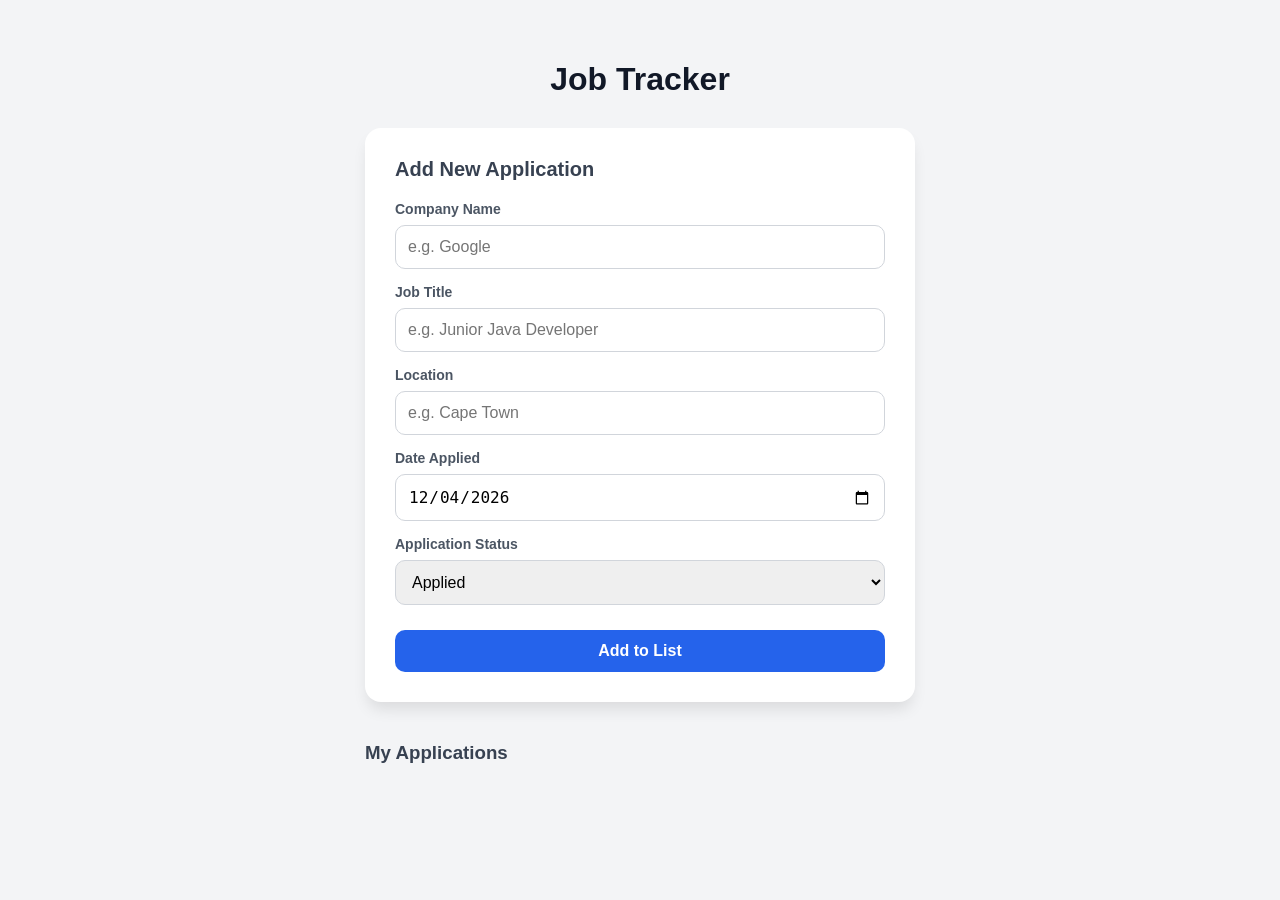
<file: Index.html>
<!DOCTYPE html>
<html lang="en">
<head>
    <meta charset="UTF-8">
    <meta name="viewport" content="width=device-width, initial-scale=1.0">
    <title>Job Application Tracker</title>
    <!-- This links your HTML to the CSS file we will create in Step 2 -->
    <link rel="stylesheet" href="style.css">
</head>
<body>

    <div class="container">
        <!-- Main Title -->
        <h1>Job Tracker</h1>

        <!-- Form to add a new job -->
        <div id="job-form">
            <h3>Add New Application</h3>
            
            <label for="company">Company Name</label>
            <input type="text" id="company" placeholder="e.g. Google">

            <label for="role">Job Title</label>
            <input type="text" id="role" placeholder="e.g. Junior Java Developer">

            <label for="location">Location</label>
            <input type="text" id="location" placeholder="e.g. Cape Town">

            <label for="date">Date Applied</label>
            <input type="date" id="date">
            
            <label for="status">Application Status</label>
            <select id="status">
                <option value="Applied">Applied</option>
                <option value="Interviewing">Interviewing</option>
                <option value="Accepted">Accepted</option>
                <option value="Rejected">Rejected</option>
            </select>

            <button id="add-btn">Add to List</button>
        </div>

        <!-- Section where jobs will appear -->
        <div id="job-list">
            <h3>My Applications</h3>
            <ul id="jobs-container">
                <!-- JavaScript will inject jobs here later -->
            </ul>
        </div>
    </div>

    <!-- This will link to your JavaScript file in Step 3 -->
    <script src="script.js"></script>
</body>
</html>
</file>
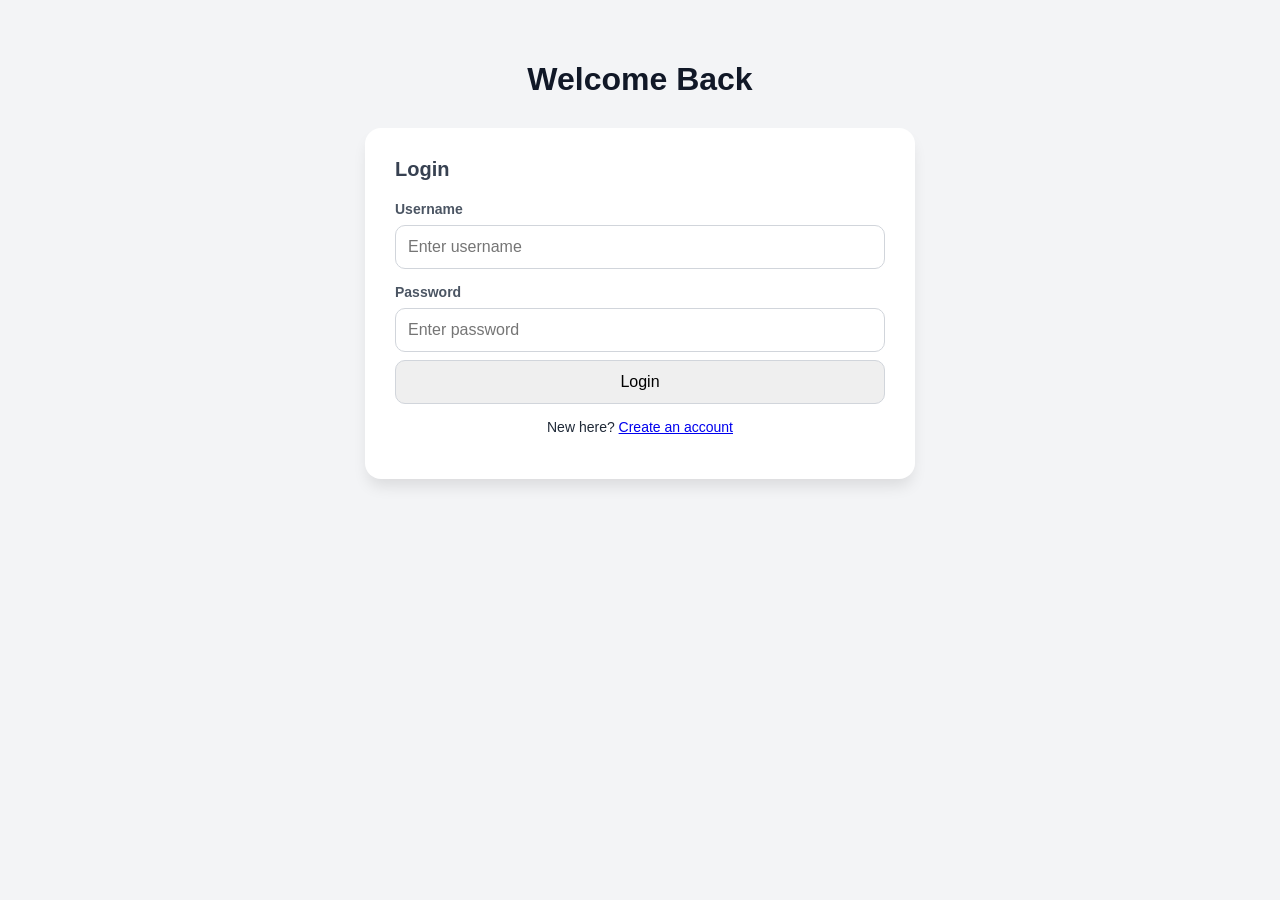
<file: login.html>
<!DOCTYPE html>
<html lang="en">
<head>
    <meta charset="UTF-8">
    <meta name="viewport" content="width=device-width, initial-scale=1.0">
    <title>Login - Job Tracker</title>
    <link rel="stylesheet" href="style.css">
</head>
<body>

    <div class="container">
        <h1>Welcome Back</h1>
        
        <div id="job-form">
            <h3>Login </h3>
            
            <label for="login-username">Username</label>
            <input type="text" id="login-username" placeholder="Enter username">

            <label for="login-password">Password</label>
            <input type="password" id="login-password" placeholder="Enter password">

            <button id="login-btn">Login</button>
            
            <p style="text-align: center; margin-top: 15px; font-size: 14px;">
                New here? <a href="register.html">Create an account</a>
            </p>
        </div>
    </div>

    <!-- We use the same auth.js file to handle both login and registration -->
    <script src="auth.js"></script>
</body>
</html>
</file>
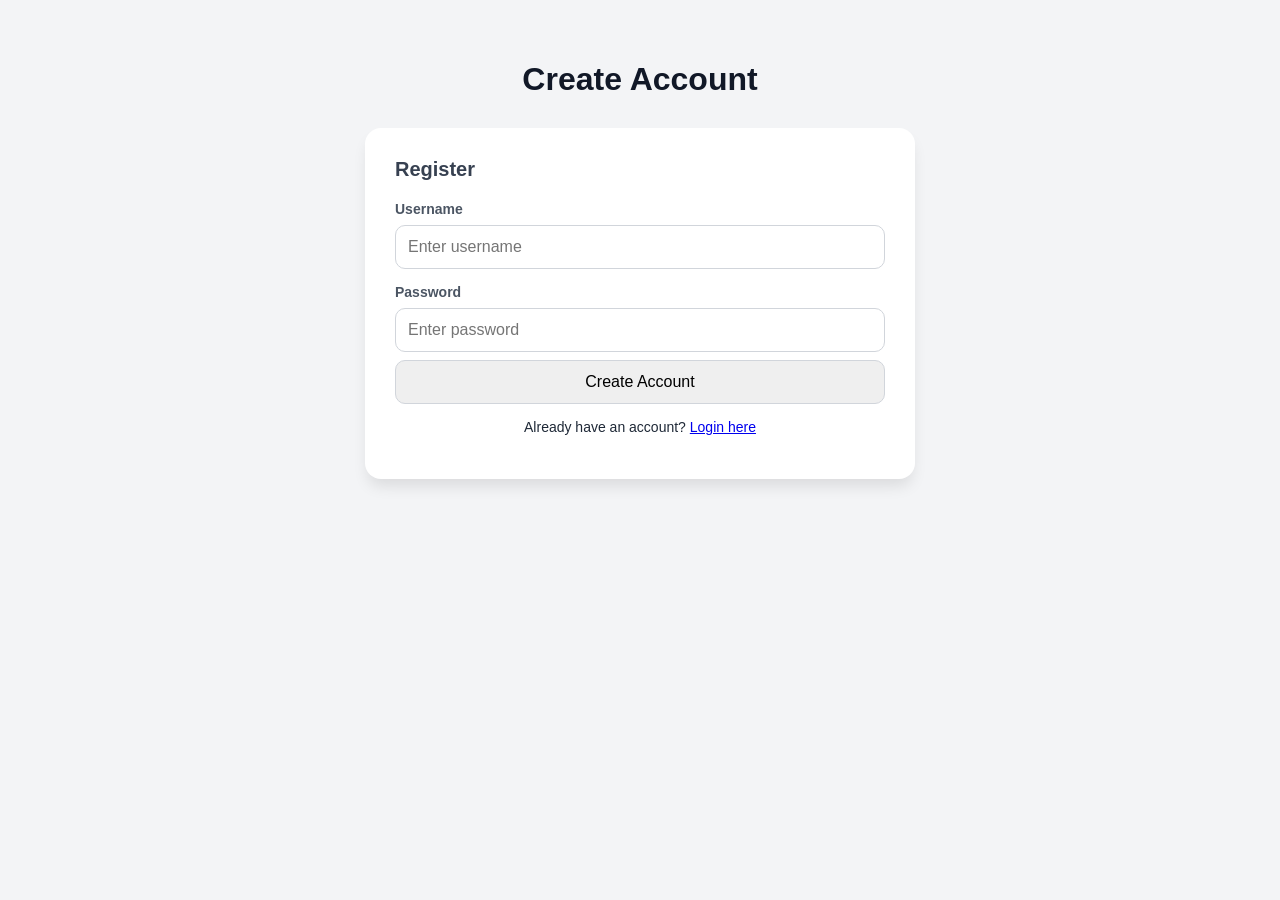
<file: register.html>
<!DOCTYPE html>
<html lang="en">
<head>
    <meta charset="UTF-8">
    <meta name="viewport" content="width=device-width, initial-scale=1.0">
    <title>Register - Job Tracker</title>
    <link rel="stylesheet" href="style.css">
</head>
<body>

    <div class="container">
        <h1>Create Account</h1>
        
        <div id="job-form">
            <h3>Register</h3>
            
            <label for="reg-username">Username</label>
            <input type="text" id="reg-username" placeholder="Enter username">

            <label for="reg-password">Password</label>
            <input type="password" id="reg-password" placeholder="Enter password">

            <button id="register-btn">Create Account</button>
            
            <p style="text-align: center; margin-top: 15px; font-size: 14px;">
                Already have an account? <a href="login.html">Login here</a>
            </p>
        </div>
    </div>

    <script src="auth.js"></script>
</body>
</html>
</file>
<file: style.css>
/* General Page Styling */
body {
    font-family: 'Inter', -apple-system, BlinkMacSystemFont, sans-serif;
    background-color: #f3f4f6;
    color: #1f2937;
    margin: 0;
    padding: 40px 20px;
    display: flex;
    justify-content: center;
}

.container {
    width: 100%;
    max-width: 550px;
}

h1 {
    text-align: center;
    color: #111827;
    font-size: 2rem;
    margin-bottom: 30px;
}

/* Form Styling */
#job-form {
    background: white;
    padding: 30px;
    border-radius: 16px;
    box-shadow: 0 10px 15px -3px rgba(0, 0, 0, 0.1);
    margin-bottom: 40px;
}

#job-form h3 {
    margin-top: 0;
    font-size: 1.25rem;
    color: #374151;
}

label {
    font-weight: 600;
    font-size: 0.875rem;
    color: #4b5563;
    display: block;
    margin-top: 15px;
}

input, select, button {
    width: 100%;
    padding: 12px;
    margin-top: 8px;
    border: 1px solid #d1d5db;
    border-radius: 10px;
    box-sizing: border-box;
    font-size: 1rem;
    transition: all 0.2s;
}

input:focus, select:focus {
    outline: none;
    border-color: #2563eb;
    box-shadow: 0 0 0 3px rgba(37, 99, 235, 0.1);
}

#add-btn {
    background-color: #2563eb;
    color: white;
    border: none;
    margin-top: 25px;
    font-weight: 600;
    cursor: pointer;
}

#add-btn:hover {
    background-color: #1d4ed8;
    transform: translateY(-1px);
}

/* Job List Area */
#job-list h3 {
    color: #374151;
    margin-bottom: 20px;
}

ul {
    list-style-type: none;
    padding: 0;
}

/* Individual Job Cards */
li {
    background: white;
    padding: 20px;
    margin-bottom: 16px;
    border-radius: 12px;
    display: flex; /* Puts content on left and button on right */
    justify-content: space-between;
    align-items: center;
    box-shadow: 0 4px 6px -1px rgba(0, 0, 0, 0.05);
    border-left: 6px solid #2563eb;
    animation: fadeIn 0.4s ease-out;
}

@keyframes fadeIn {
    from { opacity: 0; transform: translateY(10px); }
    to { opacity: 1; transform: translateY(0); }
}

.job-card-content {
    flex-grow: 1; /* Makes content take up available space */
}

.job-title {
    font-weight: 700;
    font-size: 1.1rem;
    color: #111827;
    display: block;
}

.job-info {
    font-size: 0.875rem;
    color: #6b7280;
    margin-top: 4px;
}

/* Status Badges */
.status-badge {
    display: inline-block;
    padding: 4px 12px;
    border-radius: 9999px;
    font-size: 0.75rem;
    font-weight: 700;
    margin-top: 10px;
    text-transform: uppercase;
}

/* Status Colors */
.status-applied { background: #dbeafe; color: #1e40af; }
.status-interviewing { background: #fef3c7; color: #92400e; }
.status-accepted { background: #d1fae5; color: #065f46; }
.status-rejected { background: #fee2e2; color: #991b1b; }

/* Delete Button */
.delete-btn {
    background-color: #ef4444;
    color: white;
    border: none;
    padding: 8px 16px;
    border-radius: 8px;
    cursor: pointer;
    font-size: 0.875rem;
    width: auto; /* Overrides the 100% width */
    margin-left: 20px;
    transition: background 0.2s;
}

.delete-btn:hover {
    background-color: #dc2626;
}
</file>
